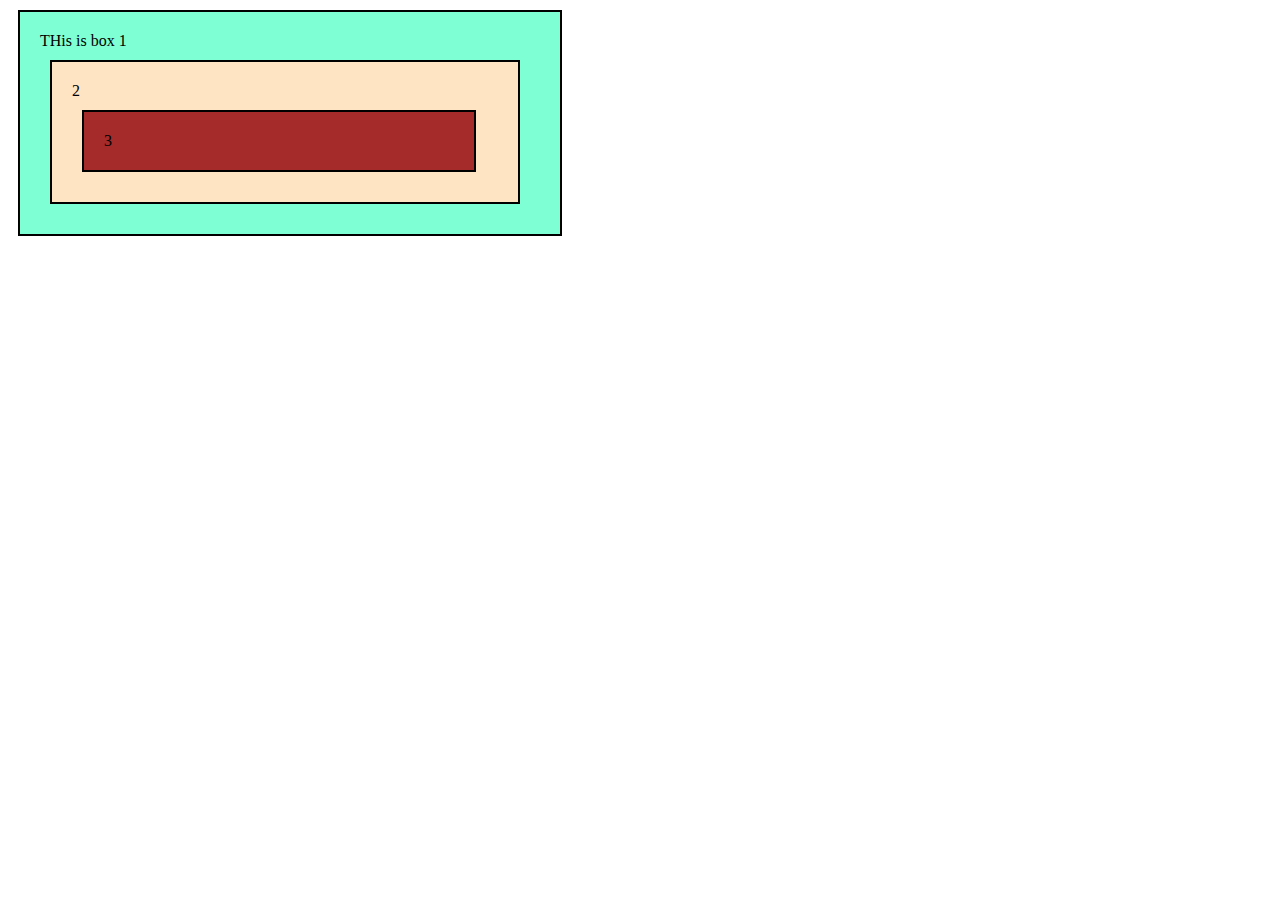
<file: index.html>
<!DOCTYPE html>
<html lang="en">
  <head>
    <meta charset="UTF-8" />
    <meta name="viewport" content="width=device-width, initial-scale=1.0" />
    <title>CSS BOX MODEL</title>
  </head>
  <style>
    .box1 {
      width: 500px;
      border: 2px solid black;
      padding: 20px;
      margin: 10px;
      background-color: aquamarine;
    }
    .box2 {
      width: 470px;
      border: 2px solid black;
      padding: 20px;
      margin: 10px;
      box-sizing: border-box;
      background-color: bisque;
    }
    .box3 {
      width: 350px;
      border: 2px solid black;
      padding: 20px;
      margin: 10px;
      background-color: brown;
    }
  </style>
  <body>
    <div class="box1">
      THis is box 1
      <div class="box2">
        2
        <div class="box3">3</div>
      </div>
    </div>
  </body>
</html>
</file>
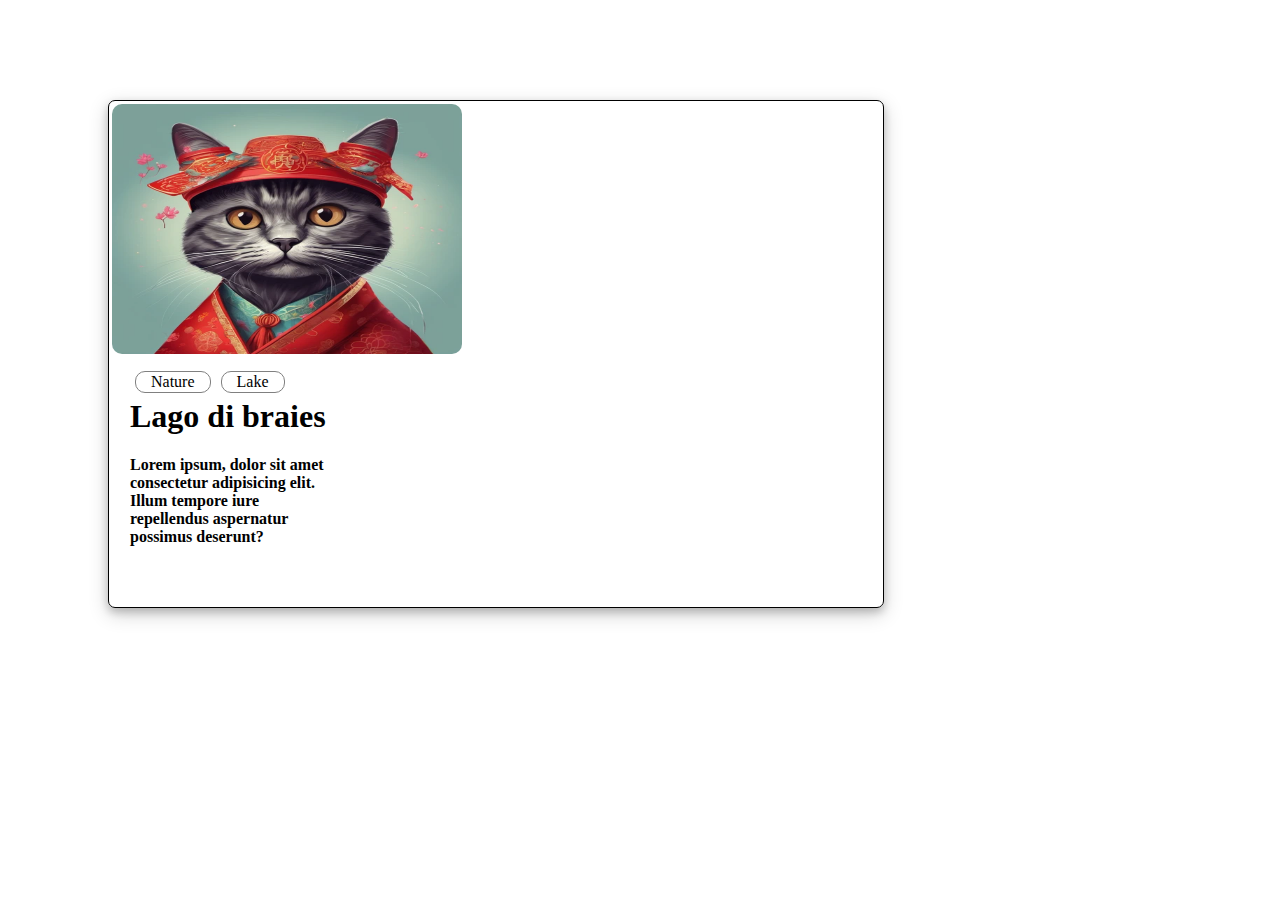
<file: card.html>
<!DOCTYPE html>
<html lang="en">
  <head>
    <meta charset="UTF-8" />
    <meta name="viewport" content="width=<device-width>, initial-scale=1.0" />
    <title>Document</title>
  </head>
  <style>
    .box {
      height: 500px;
      width: 60vw;
      padding: 3px;
      margin: 100px;
      border: 1px solid black;
      border-radius: 7px;
      box-shadow: 0 4px 8px 0 rgba(0, 0, 0, 0.2),
        0 6px 20px 0 rgba(0, 0, 0, 0.19);
    }
    ul {
      list-style-type: none;
      margin: 10;
      padding: 0;
    }
    li {
      float: left;
      border: 1px solid grey;
      border-radius: 10px;
      padding: 1px 15px;
      margin: 5px;
    }
    img {
      border-radius: 10px;
    }
    .box1 {
      position: absolute;
      top: 350px;
      left: 130px;
      width: 200px;
      height: 100px;
    }
  </style>
  <body>
    <div class="box">
      <div>
        <img src="medium.webp" width="350" height="250" />
      </div>
      <div class="box1">
        <nav>
          <list>
            <ul>
              <li>Nature</li>
              <li>Lake</li>
            </ul>
          </list>
        </nav>
        <div>
          <h1>Lago di braies</h1>
          <h4>
            Lorem ipsum, dolor sit amet consectetur adipisicing elit. Illum
            tempore iure repellendus aspernatur possimus deserunt?
          </h4>
        </div>
      </div>
    </div>
  </body>
</html>
</file>
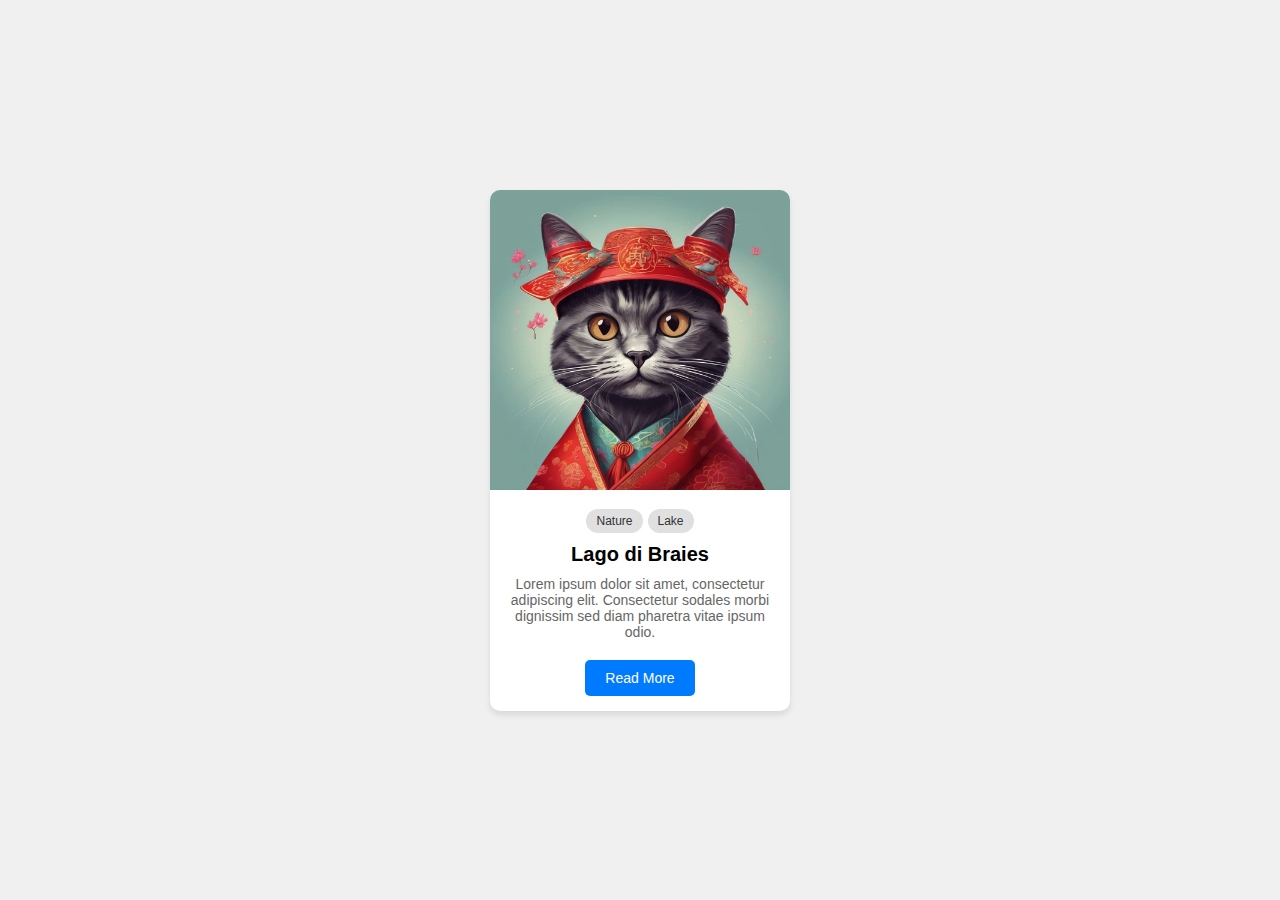
<file: cart1.html>
<!DOCTYPE html>
<html lang="en">
  <head>
    <meta charset="UTF-8" />
    <meta name="viewport" content="width=device-width, initial-scale=1.0" />
    <link rel="stylesheet" href="cart.css" />
    <title>Lago di Braies Card</title>
  </head>
  <body>
    <div class="card">
      <img src="medium.webp" alt="Lago di Braies" class="card-image" />
      <div class="card-content">
        <div class="tags">
          <span class="tag">Nature</span>
          <span class="tag">Lake</span>
        </div>
        <h2 class="card-title">Lago di Braies</h2>
        <p class="card-description">
          Lorem ipsum dolor sit amet, consectetur adipiscing elit. Consectetur
          sodales morbi dignissim sed diam pharetra vitae ipsum odio.
        </p>
        <button class="read-more-btn">Read More</button>
      </div>
    </div>
  </body>
</html>
</file>
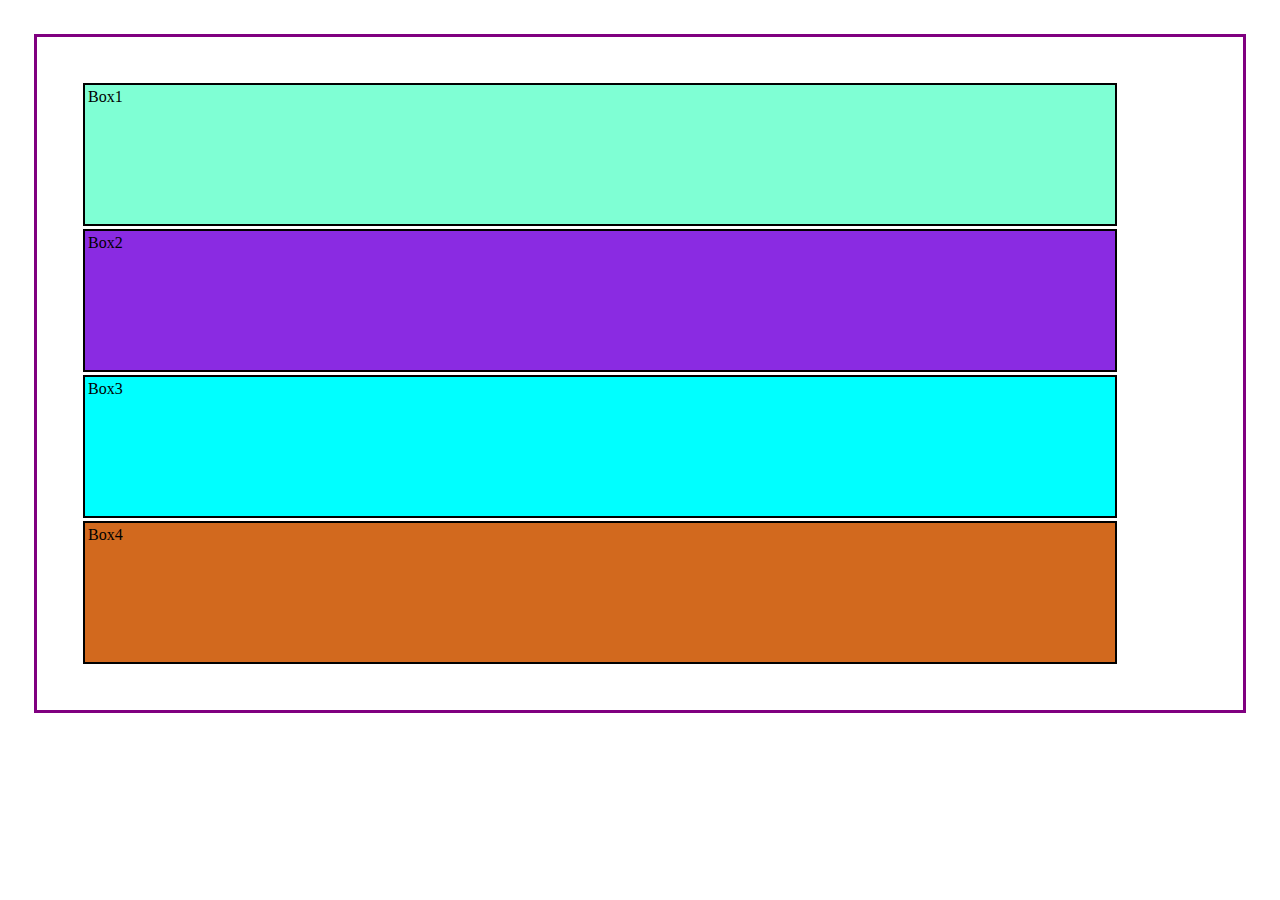
<file: css-position.html>
<!DOCTYPE html>
<html lang="en">
  <head>
    <meta charset="UTF-8" />
    <meta name="viewport" content="width=<device-width>, initial-scale=1.0" />
    <title>Document</title>
  </head>
  <style>
    * {
      margin: 0;
      padding: 0;
    }
    .box1 {
      background-color: aquamarine;
    }
    .box2 {
      background-color: blueviolet;
    }

    .box3 {
      background-color: aqua;
    }
    .box4 {
      background-color: chocolate;
    }
    .box {
      height: 133px;
      width: 80vw;
      padding: 3px;
      margin: 3px;
      border: 2px solid black;
    }
    .parent {
      padding: 43px;
      margin: 34px;
      border: 3px solid purple;
    }
  </style>
  <body>
    <div class="parent">
      <div class="box box1">Box1</div>

      <div class="box box2">Box2</div>
      <div class="box box3">Box3</div>
      <div class="box box4">Box4</div>
    </div>
  </body>
</html>
</file>
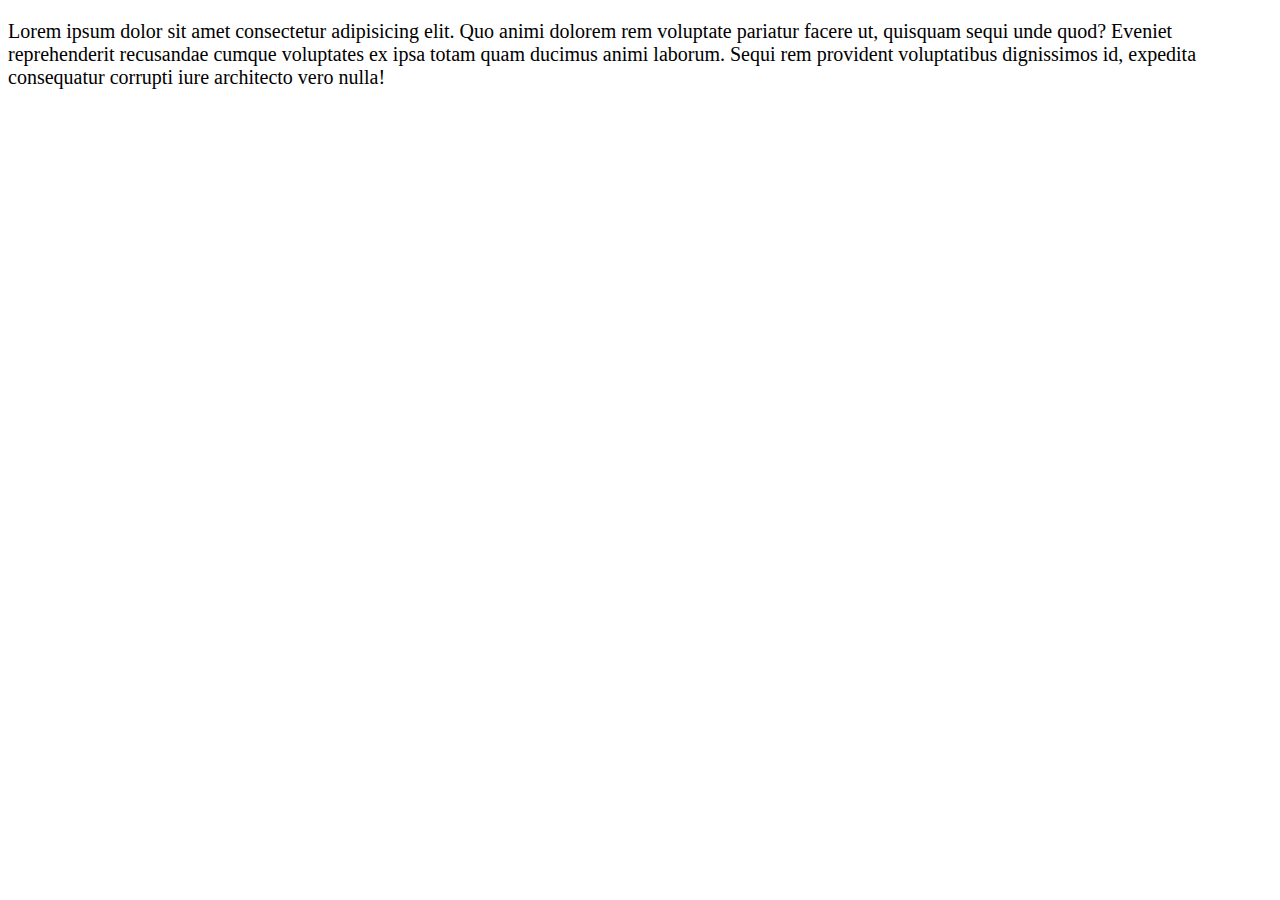
<file: sizing.html>
<!DOCTYPE html>
<html lang="en">
  <head>
    <meta charset="UTF-8" />
    <meta name="viewport" content="width=device-width, initial-scale=1.0" />
    <title>Document</title>
    <style>
      /* body {
        font-size: 20px;
      } */
      .container {
        font-size: 10px;
      }
      p {
        font-size: 2em;
      }
    </style>
  </head>
  <body>
    <div class="container">
      <p>
        Lorem ipsum dolor sit amet consectetur adipisicing elit. Quo animi
        dolorem rem voluptate pariatur facere ut, quisquam sequi unde quod?
        Eveniet reprehenderit recusandae cumque voluptates ex ipsa totam quam
        ducimus animi laborum. Sequi rem provident voluptatibus dignissimos id,
        expedita consequatur corrupti iure architecto vero nulla!
      </p>
    </div>
  </body>
</html>
</file>
<file: cart.css>
/* Basic reset */
* {
    margin: 0;
    padding: 0;
    box-sizing: border-box;
}

/* Body styling */
body {
    font-family: Arial, sans-serif;
    background-color: #f0f0f0;
    display: flex;
    justify-content: center;
    align-items: center;
    height: 100vh;
}

/* Card styling */
.card {
    background-color: #fff;
    border-radius: 10px;
    box-shadow: 0 4px 6px rgba(0, 0, 0, 0.1);
    overflow: hidden;
    max-width: 300px;
    text-align: center;
}

/* Card image */
.card-image {
    width: 100%;
    height: auto;
}

/* Card content */
.card-content {
    padding: 15px;
}

/* Tags styling */
.tags {
    display: flex;
    gap: 5px;
    justify-content: center;
    margin-bottom: 10px;
}

.tag {
    background-color: #e0e0e0;
    color: #333;
    padding: 5px 10px;
    border-radius: 20px;
    font-size: 12px;
}

/* Card title */
.card-title {
    font-size: 20px;
    margin-bottom: 10px;
}

/* Card description */
.card-description {
    font-size: 14px;
    color: #666;
    margin-bottom: 20px;
}

/* Button styling */
.read-more-btn {
    background-color: #007bff;
    color: #fff;
    border: none;
    padding: 10px 20px;
    border-radius: 5px;
    cursor: pointer;
    font-size: 14px;
}

.read-more-btn:hover {
    background-color: #0056b3;
}
</file>
